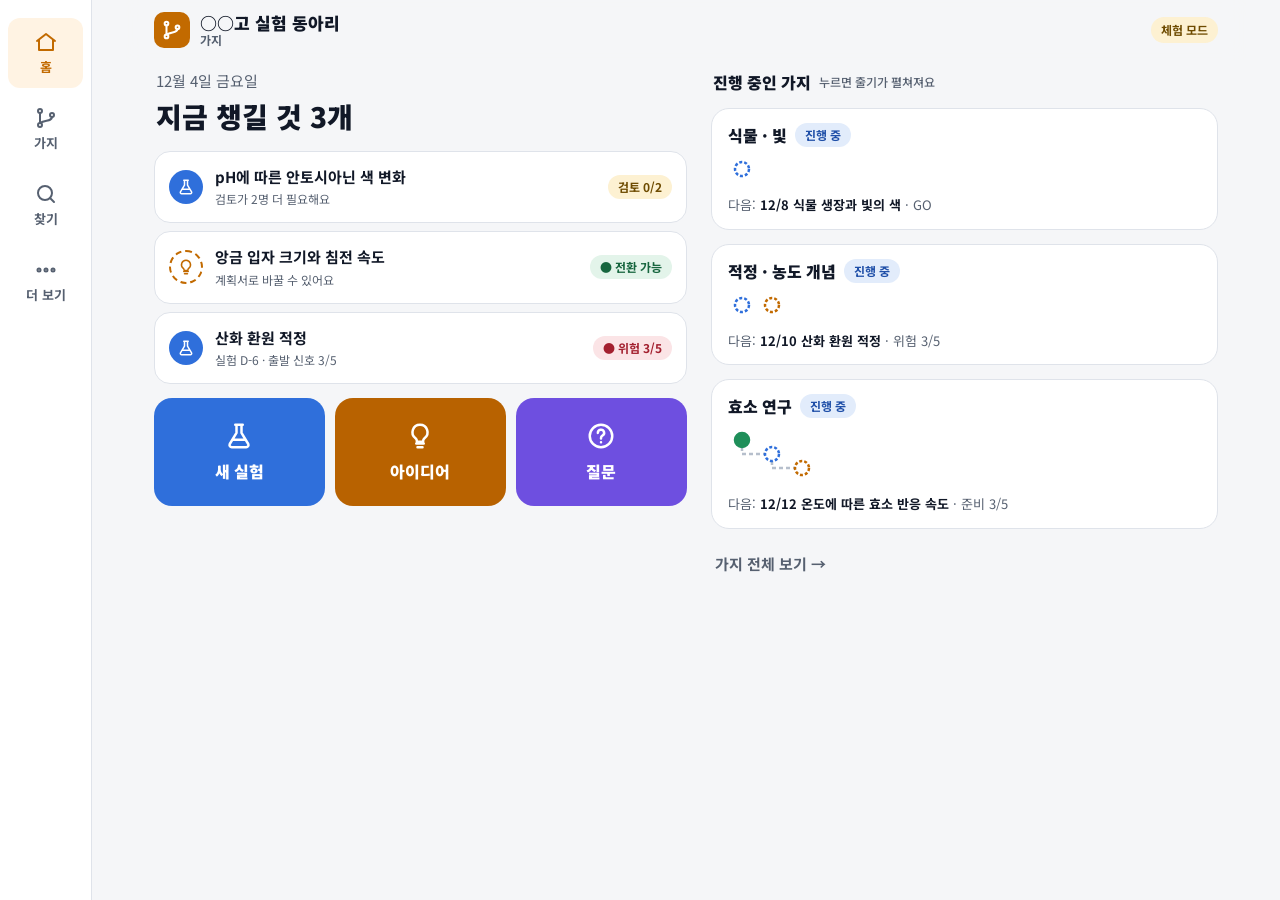
<file: index.html>
<!doctype html>
<html lang="ko">
<head>
<meta charset="utf-8">
<meta name="viewport" content="width=device-width, initial-scale=1, viewport-fit=cover">
<title>가지 · 실험 동아리 연구 관리</title>
<meta name="description" content="실험이 가지를 치며 이어지는 동아리 연구 관리 도구">
<link rel="icon" href="data:image/svg+xml,%3Csvg xmlns='http://www.w3.org/2000/svg' viewBox='0 0 48 48'%3E%3Crect width='48' height='48' rx='12' fill='%23C26A00'/%3E%3Cg transform='translate(12 12)' fill='none' stroke='%23fff' stroke-width='2.2' stroke-linecap='round'%3E%3Ccircle cx='6' cy='5' r='2'/%3E%3Ccircle cx='6' cy='19' r='2'/%3E%3Ccircle cx='18' cy='9' r='2'/%3E%3Cpath d='M6 7v10M18 11c0 4-6 3-12 6'/%3E%3C/g%3E%3C/svg%3E">
<link rel="preconnect" href="https://fonts.googleapis.com">
<link rel="preconnect" href="https://fonts.gstatic.com" crossorigin>
<link rel="stylesheet" href="https://fonts.googleapis.com/css2?family=Noto+Sans+KR:wght@400;500;700;900&family=Space+Grotesk:wght@500;700&display=swap">
<link rel="stylesheet" href="app.css">
</head>
<body>
<div class="app">
  <div class="layout">
    <div class="main-col">
      <header class="top">
        <button type="button" class="back" id="backBtn" aria-label="뒤로" hidden><svg viewBox="0 0 24 24"><path d="M15 5l-7 7 7 7"/></svg></button>
        <div class="brand" id="brand">
          <span class="logo" id="clubLogo" aria-hidden="true"></span>
          <div class="brand-text"><b id="clubName">실험 동아리</b><small>가지</small></div>
        </div>
        <h1 class="screen-title" id="screenTitle" hidden></h1>
        <span class="demo-pill" id="demoPill">체험 모드</span>
      </header>
      <main id="screen" class="screen" aria-live="polite"></main>
    </div>
    <aside class="pane" id="pane" hidden aria-label="자세히 보기">
      <header class="top pane-top">
        <button type="button" class="back" id="paneBack" aria-label="뒤로" hidden><svg viewBox="0 0 24 24"><path d="M15 5l-7 7 7 7"/></svg></button>
        <h1 class="screen-title" id="paneTitle"></h1>
        <button type="button" class="back" id="paneClose" aria-label="닫기"><svg viewBox="0 0 24 24"><path d="M6 6l12 12M18 6L6 18"/></svg></button>
      </header>
      <div id="paneBody" class="screen"></div>
    </aside>
  </div>

  <nav class="tabs" aria-label="메뉴">
    <button type="button" data-tab="home"><svg viewBox="0 0 24 24"><path d="M3 11l9-7 9 7"/><path d="M5 10v10h14V10"/></svg>홈</button>
    <button type="button" data-tab="tree"><svg viewBox="0 0 24 24"><circle cx="6" cy="5" r="2"/><circle cx="6" cy="19" r="2"/><circle cx="18" cy="9" r="2"/><path d="M6 7v10M18 11c0 4-6 3-12 6"/></svg>가지</button>
    <button type="button" data-tab="find"><svg viewBox="0 0 24 24"><circle cx="11" cy="11" r="7"/><path d="M20 20l-4-4"/></svg>찾기</button>
    <button type="button" data-tab="more"><svg viewBox="0 0 24 24"><circle cx="5" cy="12" r="1.5"/><circle cx="12" cy="12" r="1.5"/><circle cx="19" cy="12" r="1.5"/></svg>더 보기</button>
  </nav>
</div>
<div class="sheet-bg" id="sheetBg" hidden></div>
<section class="sheet" id="sheet" hidden aria-modal="true" role="dialog"></section>
<div class="toast" id="toast" hidden></div>
<script src="data.js"></script>
<script src="app.js"></script>
</body>
</html>
</file>
<file: app.css>
/* 가지 — 한 화면에 한 가지 일. 색으로 상태, 큰 버튼, 휴대폰 우선 */
:root {
  --bg: #F5F6F8; --surface: #FFFFFF; --surface-2: #EEF1F5; --line: #DFE3EA;
  --fg: #111827; --muted: #566070;
  --brand: #C26A00; --brand-soft: #FFF3E3;
  --exp: #2F6FDB; --done: #1F8F5A; --idea: #C26A00; --q: #6E4FE0; --res: #0E8484; --club: #475467;
  --ok: #17663F; --ok-bg: #E3F4EA; --warn: #6E4B00; --warn-bg: #FDF1D2; --bad: #A3202F; --bad-bg: #FBE4E6;
  --info: #1F4FA8; --info-bg: #E2ECFB; --neutral: #475467; --neutral-bg: #EBEEF2;
  --edge: #B6BFCC; --today: #D2394B; --halo: rgba(47,111,219,.22); --shadow: 0 8px 24px rgba(17,24,39,.08);
  --f-body: "Noto Sans KR", system-ui, -apple-system, sans-serif;
  --f-num: "Space Grotesk", "Noto Sans KR", system-ui, sans-serif;
  color-scheme: light;
}
@media (prefers-color-scheme: dark) { :root:not([data-theme="light"]) {
  --bg: #0F1217; --surface: #171B22; --surface-2: #1F242D; --line: #2B323D; --fg: #E8ECF2; --muted: #A0A9B7;
  --brand: #E39A3B; --brand-soft: #3A2A14;
  --exp: #5B8DEF; --done: #34B27B; --idea: #E39A3B; --q: #9B87F5; --res: #2BB3B3; --club: #98A2B3;
  --ok: #7BDDA9; --ok-bg: #16342A; --warn: #F2CD6B; --warn-bg: #3A3015; --bad: #F59AA4; --bad-bg: #3F1D22;
  --info: #9CBDF7; --info-bg: #1B2C47; --neutral: #C3CAD5; --neutral-bg: #262C36;
  --edge: #475262; --today: #F26B7A; --halo: rgba(91,141,239,.3); --shadow: 0 8px 24px rgba(0,0,0,.35);
  color-scheme: dark; } }
:root[data-theme="dark"] {
  --bg: #0F1217; --surface: #171B22; --surface-2: #1F242D; --line: #2B323D; --fg: #E8ECF2; --muted: #A0A9B7;
  --brand: #E39A3B; --brand-soft: #3A2A14;
  --exp: #5B8DEF; --done: #34B27B; --idea: #E39A3B; --q: #9B87F5; --res: #2BB3B3; --club: #98A2B3;
  --ok: #7BDDA9; --ok-bg: #16342A; --warn: #F2CD6B; --warn-bg: #3A3015; --bad: #F59AA4; --bad-bg: #3F1D22;
  --info: #9CBDF7; --info-bg: #1B2C47; --neutral: #C3CAD5; --neutral-bg: #262C36;
  --edge: #475262; --today: #F26B7A; --halo: rgba(91,141,239,.3); --shadow: 0 8px 24px rgba(0,0,0,.35);
  color-scheme: dark; }

* { box-sizing: border-box; }
html, body { margin: 0; }
[hidden] { display: none !important; }
body { background: var(--bg); color: var(--fg); font-family: var(--f-body); font-size: 15px; line-height: 1.5; -webkit-tap-highlight-color: transparent; }
:focus-visible { outline: 3px solid var(--exp); outline-offset: 2px; }
button { font: inherit; color: inherit; }
svg { display: block; }

.app { max-width: 720px; margin: 0 auto; min-height: 100vh; padding-bottom: calc(84px + env(safe-area-inset-bottom, 0px)); }

/* 상단 */
.top { position: sticky; top: 0; z-index: 10; display: flex; align-items: center; gap: 10px; min-height: 60px;
  padding: calc(8px + env(safe-area-inset-top, 0px)) max(16px, env(safe-area-inset-right, 0px)) 8px max(16px, env(safe-area-inset-left, 0px));
  background: color-mix(in srgb, var(--bg) 88%, transparent); backdrop-filter: blur(10px); }
.brand { display: flex; align-items: center; gap: 10px; flex: 1; min-width: 0; }
.logo { width: 36px; height: 36px; border-radius: 10px; background: var(--brand); display: grid; place-items: center; flex: none; overflow: hidden; }
.logo svg { width: 22px; height: 22px; stroke: #fff; fill: none; stroke-width: 2.2; stroke-linecap: round; }
.logo img { width: 100%; height: 100%; object-fit: cover; }
.brand-text { display: flex; flex-direction: column; line-height: 1.15; min-width: 0; }
.brand-text b { font-size: 17px; font-weight: 900; white-space: nowrap; overflow: hidden; text-overflow: ellipsis; }
.brand-text small { font-size: 12px; color: var(--muted); font-weight: 700; }
.screen-title { flex: 1; margin: 0; font-size: 18px; font-weight: 900; white-space: nowrap; overflow: hidden; text-overflow: ellipsis; }
.back { width: 44px; height: 44px; border: 0; border-radius: 12px; background: var(--surface); display: grid; place-items: center; cursor: pointer; flex: none; box-shadow: var(--shadow); }
.back svg { width: 22px; height: 22px; stroke: currentColor; fill: none; stroke-width: 2.4; stroke-linecap: round; stroke-linejoin: round; }
.demo-pill { font-size: 12px; font-weight: 700; color: var(--warn); background: var(--warn-bg); padding: 4px 10px; border-radius: 999px; flex: none; }

.screen { padding: 4px max(16px, env(safe-area-inset-right, 0px)) 24px max(16px, env(safe-area-inset-left, 0px)); display: flex; flex-direction: column; gap: 18px; }

/* 하단 탭 */
.tabs { position: fixed; left: 50%; transform: translateX(-50%); bottom: 0; width: 100%; max-width: 720px; z-index: 10; display: grid; grid-template-columns: repeat(4, 1fr);
  background: var(--surface); border-top: 1px solid var(--line); padding: 6px 8px calc(6px + env(safe-area-inset-bottom, 0px)); }
.tabs button { border: 0; background: transparent; cursor: pointer; display: flex; flex-direction: column; align-items: center; gap: 3px; font-size: 12px; font-weight: 700; color: var(--muted); min-height: 56px; justify-content: center; border-radius: 12px; }
.tabs svg { width: 24px; height: 24px; stroke: currentColor; fill: none; stroke-width: 2; stroke-linecap: round; stroke-linejoin: round; }
.tabs button[aria-current="page"] { color: var(--brand); background: var(--brand-soft); }

/* 공통 */
h2.sec { margin: 6px 2px 0; font-size: 16px; font-weight: 900; display: flex; align-items: center; gap: 8px; }
h2.sec small { font-size: 12px; color: var(--muted); font-weight: 500; }
.card { background: var(--surface); border: 1px solid var(--line); border-radius: 18px; padding: 16px; }
.muted { color: var(--muted); }
.code { font-family: var(--f-num); font-variant-numeric: tabular-nums; letter-spacing: .02em; }
.badge { display: inline-flex; align-items: center; gap: 5px; padding: 3px 10px; border-radius: 999px; font-size: 12px; font-weight: 700; white-space: nowrap; }
.t-ok { background: var(--ok-bg); color: var(--ok); } .t-warn { background: var(--warn-bg); color: var(--warn); }
.t-bad { background: var(--bad-bg); color: var(--bad); } .t-info { background: var(--info-bg); color: var(--info); }
.t-neutral { background: var(--neutral-bg); color: var(--neutral); }
.ico { width: 34px; height: 34px; border-radius: 50%; display: inline-grid; place-items: center; flex: none; }
.ico svg { width: 18px; height: 18px; fill: none; stroke-width: 2; stroke-linecap: round; stroke-linejoin: round; }
.empty { padding: 28px 8px; text-align: center; color: var(--muted); }

.btn { min-height: 48px; padding: 0 18px; border-radius: 14px; border: 1px solid var(--line); background: var(--surface); font-weight: 700; cursor: pointer; display: inline-flex; align-items: center; justify-content: center; gap: 8px; }
.btn svg { width: 20px; height: 20px; stroke: currentColor; fill: none; stroke-width: 2; stroke-linecap: round; stroke-linejoin: round; }
.btn.primary { background: var(--brand); border-color: var(--brand); color: #fff; }
.btn.blue { background: var(--exp); border-color: var(--exp); color: #fff; }
.btn:disabled { opacity: .45; cursor: not-allowed; }
.btn-row { display: grid; grid-template-columns: repeat(auto-fit, minmax(140px, 1fr)); gap: 10px; }

/* 홈 */
.hello { display: flex; flex-direction: column; gap: 2px; padding: 6px 2px 0; }
.hello b { font-size: 24px; font-weight: 900; }
.quick { display: grid; grid-template-columns: repeat(3, 1fr); gap: 10px; }
.quick button { border: 0; border-radius: 18px; min-height: 88px; color: #fff; font-weight: 900; font-size: 14px; display: flex; flex-direction: column; align-items: center; justify-content: center; gap: 8px; cursor: pointer; }
.quick svg { width: 26px; height: 26px; stroke: #fff; fill: none; stroke-width: 2; stroke-linecap: round; stroke-linejoin: round; }
.todo { display: flex; flex-direction: column; gap: 8px; }
.todo-item { display: flex; align-items: center; gap: 12px; width: 100%; text-align: left; background: var(--surface); border: 1px solid var(--line); border-radius: 16px; padding: 14px; cursor: pointer; }
.todo-item .tx { flex: 1; min-width: 0; display: flex; flex-direction: column; gap: 2px; }
.todo-item .tx b { font-size: 15px; overflow: hidden; text-overflow: ellipsis; white-space: nowrap; }
.todo-item .tx small { font-size: 12px; color: var(--muted); }

/* 가지 카드 */
.seg { display: grid; grid-template-columns: 1fr 1fr; background: var(--surface-2); border-radius: 14px; padding: 4px; }
.seg button { border: 0; background: transparent; min-height: 40px; border-radius: 10px; font-weight: 700; color: var(--muted); cursor: pointer; }
.seg button[aria-pressed="true"] { background: var(--surface); color: var(--fg); box-shadow: 0 1px 3px rgba(0,0,0,.12); }
.line-card { width: 100%; text-align: left; background: var(--surface); border: 1px solid var(--line); border-radius: 18px; padding: 14px 16px; cursor: pointer; display: flex; flex-direction: column; gap: 8px; }
.line-card .head { display: flex; align-items: center; gap: 8px; }
.line-card .head b { flex: 1; font-size: 16px; font-weight: 900; }
.line-card .mini { overflow: hidden; }
.line-card .next { font-size: 13px; color: var(--muted); }
.line-card .next b { color: var(--fg); }
.fold { border: 0; background: transparent; color: var(--muted); font-weight: 700; padding: 10px 4px; cursor: pointer; text-align: left; }

/* 날짜별 */
.day-list { display: flex; flex-direction: column; gap: 6px; }
.month { margin: 10px 2px 2px; font-size: 15px; font-weight: 900; }
.srow { display: flex; align-items: center; gap: 12px; width: 100%; text-align: left; background: var(--surface); border: 1px solid var(--line); border-radius: 14px; padding: 10px 12px; cursor: pointer; }
.srow.past { opacity: .6; }
.sdate { width: 36px; display: flex; flex-direction: column; align-items: center; line-height: 1.1; flex: none; }
.sdate b { font-family: var(--f-num); font-size: 19px; } .sdate small { font-size: 11px; color: var(--muted); }
.srow .tx { flex: 1; min-width: 0; display: flex; flex-direction: column; }
.srow .tx b { overflow: hidden; text-overflow: ellipsis; white-space: nowrap; font-size: 14px; }
.srow .tx small { font-size: 11px; color: var(--muted); }
.todayline { display: flex; align-items: center; gap: 8px; color: var(--today); font-size: 12px; font-weight: 700; margin: 2px 0; }
.todayline::before, .todayline::after { content: ""; flex: 1; border-top: 2px dashed var(--today); }

/* 상세 */
.detail-head { display: flex; flex-direction: column; gap: 8px; }
.detail-head h2 { margin: 0; font-size: 22px; font-weight: 900; line-height: 1.3; }
.idrow { display: flex; align-items: center; gap: 8px; flex-wrap: wrap; }
.idchip { font-family: var(--f-num); font-weight: 700; font-size: 13px; background: var(--surface-2); border: 1px solid var(--line); border-radius: 8px; padding: 2px 8px; user-select: all; }
.chipbtn { min-height: 32px; padding: 0 10px; border-radius: 8px; border: 1px solid var(--line); background: var(--surface); font-size: 12px; color: var(--muted); cursor: pointer; }
.panel-title { display: flex; justify-content: space-between; align-items: center; margin-bottom: 6px; font-size: 13px; font-weight: 700; color: var(--muted); }
.kv { display: grid; grid-template-columns: 76px minmax(0, 1fr); gap: 6px 10px; font-size: 14px; margin: 0; }
.kv dt { color: var(--muted); } .kv dd { margin: 0; }
.conds { display: flex; flex-direction: column; gap: 8px; font-size: 14px; }
.conds div { display: flex; align-items: center; gap: 10px; }
.cdot { width: 20px; height: 20px; border-radius: 50%; display: inline-grid; place-items: center; flex: none; }
.cdot svg { width: 12px; height: 12px; stroke: #fff; fill: none; stroke-width: 3; stroke-linecap: round; stroke-linejoin: round; }
.branch-svg text { font-family: var(--f-body); }
.branch-svg g[data-go] { cursor: pointer; }

/* 찾기 */
.search { width: 100%; min-height: 50px; border-radius: 14px; border: 1px solid var(--line); background: var(--surface); color: var(--fg); padding: 0 16px; font: inherit; font-size: 16px; }
.chips { display: flex; gap: 6px; flex-wrap: wrap; }
.chip { min-height: 36px; padding: 0 14px; border-radius: 999px; border: 1px solid var(--line); background: var(--surface); cursor: pointer; font-size: 13px; display: inline-flex; align-items: center; gap: 6px; }
.chip i { width: 9px; height: 9px; border-radius: 50%; display: inline-block; }
.chip[aria-pressed="true"] { background: var(--fg); color: var(--bg); border-color: var(--fg); }

/* 더 보기 */
.menu { display: flex; flex-direction: column; gap: 8px; }
.menu-item { display: flex; align-items: center; gap: 14px; width: 100%; text-align: left; background: var(--surface); border: 1px solid var(--line); border-radius: 16px; padding: 14px; cursor: pointer; }
.menu-item .tx { flex: 1; display: flex; flex-direction: column; } .menu-item .tx small { color: var(--muted); font-size: 12px; }
.menu-item .mi { width: 40px; height: 40px; border-radius: 12px; display: grid; place-items: center; flex: none; }
.menu-item .mi svg { width: 22px; height: 22px; stroke: #fff; fill: none; stroke-width: 2; stroke-linecap: round; stroke-linejoin: round; }

/* 보드 */
.board { display: flex; gap: 10px; overflow-x: auto; padding-bottom: 8px; margin: 0 -4px; }
.col { flex: 0 0 210px; background: var(--surface-2); border-radius: 16px; padding: 10px; display: flex; flex-direction: column; gap: 8px; min-height: 160px; }
.col h3 { margin: 0; font-size: 13px; display: flex; justify-content: space-between; padding: 2px 4px; }
.bcard { background: var(--surface); border: 1px solid var(--line); border-radius: 12px; padding: 10px; display: flex; flex-direction: column; gap: 6px; text-align: left; cursor: pointer; width: 100%; }
.bcard.idea { border-style: dashed; border-color: var(--idea); }
.bcard .code { font-size: 11px; color: var(--muted); font-weight: 700; }
.bcard b { font-size: 14px; line-height: 1.35; }

/* 설정 */
.field { display: flex; flex-direction: column; gap: 6px; font-size: 13px; font-weight: 700; color: var(--muted); }
.field input, .field select, .field textarea { font: inherit; font-size: 16px; min-height: 48px; border-radius: 12px; border: 1px solid var(--line); background: var(--surface); color: var(--fg); padding: 0 14px; font-weight: 400; }
.field textarea { padding: 10px 14px; min-height: 90px; resize: vertical; }
.logo-edit { display: flex; align-items: center; gap: 14px; }
.logo-edit .logo { width: 64px; height: 64px; border-radius: 16px; }
.logo-edit .logo svg { width: 36px; height: 36px; }
.swatches { display: flex; gap: 10px; flex-wrap: wrap; }
.swatches button { width: 40px; height: 40px; border-radius: 50%; border: 3px solid transparent; cursor: pointer; }
.swatches button[aria-pressed="true"] { border-color: var(--fg); }

/* 시트 (아래에서 올라오는 창) */
.sheet-bg { position: fixed; inset: 0; background: rgba(0,0,0,.35); z-index: 20; }
.sheet { position: fixed; left: 50%; transform: translateX(-50%); bottom: 0; width: 100%; max-width: 720px; z-index: 21; background: var(--bg); border-radius: 22px 22px 0 0;
  padding: 18px max(16px, env(safe-area-inset-right, 0px)) calc(18px + env(safe-area-inset-bottom, 0px)) max(16px, env(safe-area-inset-left, 0px));
  display: flex; flex-direction: column; gap: 12px; max-height: 88vh; overflow-y: auto; box-shadow: var(--shadow); }
.sheet h3 { margin: 0; font-size: 18px; font-weight: 900; }

.toast { position: fixed; left: 50%; bottom: calc(96px + env(safe-area-inset-bottom, 0px)); transform: translateX(-50%); background: var(--fg); color: var(--bg); padding: 10px 16px; border-radius: 12px; font-size: 13px; font-weight: 700; z-index: 30; max-width: calc(100% - 32px); }

.mapbox { overflow-x: auto; background: var(--surface); border: 1px solid var(--line); border-radius: 18px; }
.mapbox svg text { font-family: var(--f-body); fill: var(--fg); }
.dim { opacity: .18; }

@media (prefers-reduced-motion: reduce) { * { transition: none !important; animation: none !important; } }

/* ---------- 반응형: 휴대폰 · 태블릿 ---------- */
.home-grid { display: flex; flex-direction: column; gap: 18px; }
.home-grid > div { display: flex; flex-direction: column; gap: 14px; }
.grid2 { display: grid; grid-template-columns: 1fr; gap: 12px; }
.sel-ring { outline: 3px solid var(--exp); outline-offset: 1px; }
.pane-top .screen-title { flex: 1; }

@media (min-width: 640px) {
  .grid2 { grid-template-columns: 1fr 1fr; }
}

/* 태블릿 세로 이상: 왼쪽 메뉴 */
@media (min-width: 768px) {
  .app { max-width: none; padding-bottom: 0; padding-left: calc(92px + env(safe-area-inset-left, 0px)); }
  .tabs { left: 0; top: 0; bottom: 0; transform: none; width: calc(92px + env(safe-area-inset-left, 0px)); max-width: none;
    display: flex; flex-direction: column; justify-content: flex-start; gap: 6px; border-top: 0; border-right: 1px solid var(--line);
    padding: calc(18px + env(safe-area-inset-top, 0px)) 8px 16px calc(8px + env(safe-area-inset-left, 0px)); }
  .tabs button { min-height: 70px; font-size: 13px; flex: none; }
  .main-col { max-width: 1120px; margin: 0 auto; width: 100%; }
  .top { padding-left: 28px; padding-right: 28px; }
  .screen { padding-left: 28px; padding-right: 28px; }
  .home-grid { display: grid; grid-template-columns: minmax(0, 1.05fr) minmax(0, 1fr); gap: 24px; align-items: start; }
  .hello b { font-size: 28px; }
  .quick button { min-height: 108px; font-size: 16px; }
  .quick svg { width: 30px; height: 30px; }
  .toast { bottom: 28px; left: calc(50% + 46px); }
  .sheet { max-width: 560px; top: 50%; bottom: auto; left: calc(50% + 46px); transform: translate(-50%, -50%); border-radius: 22px; max-height: 86vh; }
  .board .col { flex-basis: 230px; }
}

/* 태블릿 가로 이상: 목록 + 상세 두 칸 */
@media (min-width: 1024px) {
  .layout { display: flex; align-items: flex-start; }
  .main-col { flex: 1; min-width: 0; }
  .pane { flex: 0 0 min(44%, 540px); position: sticky; top: 0; height: 100vh; overflow-y: auto; border-left: 1px solid var(--line); background: var(--bg); }
  .pane .top { padding-left: 20px; padding-right: 20px; }
  .pane .screen { padding-left: 20px; padding-right: 20px; padding-bottom: 40px; }
  .grid2.wide3 { grid-template-columns: 1fr 1fr; }
}
@media (min-width: 1280px) {
  .grid2.wide3 { grid-template-columns: repeat(3, 1fr); }
}
</file>
